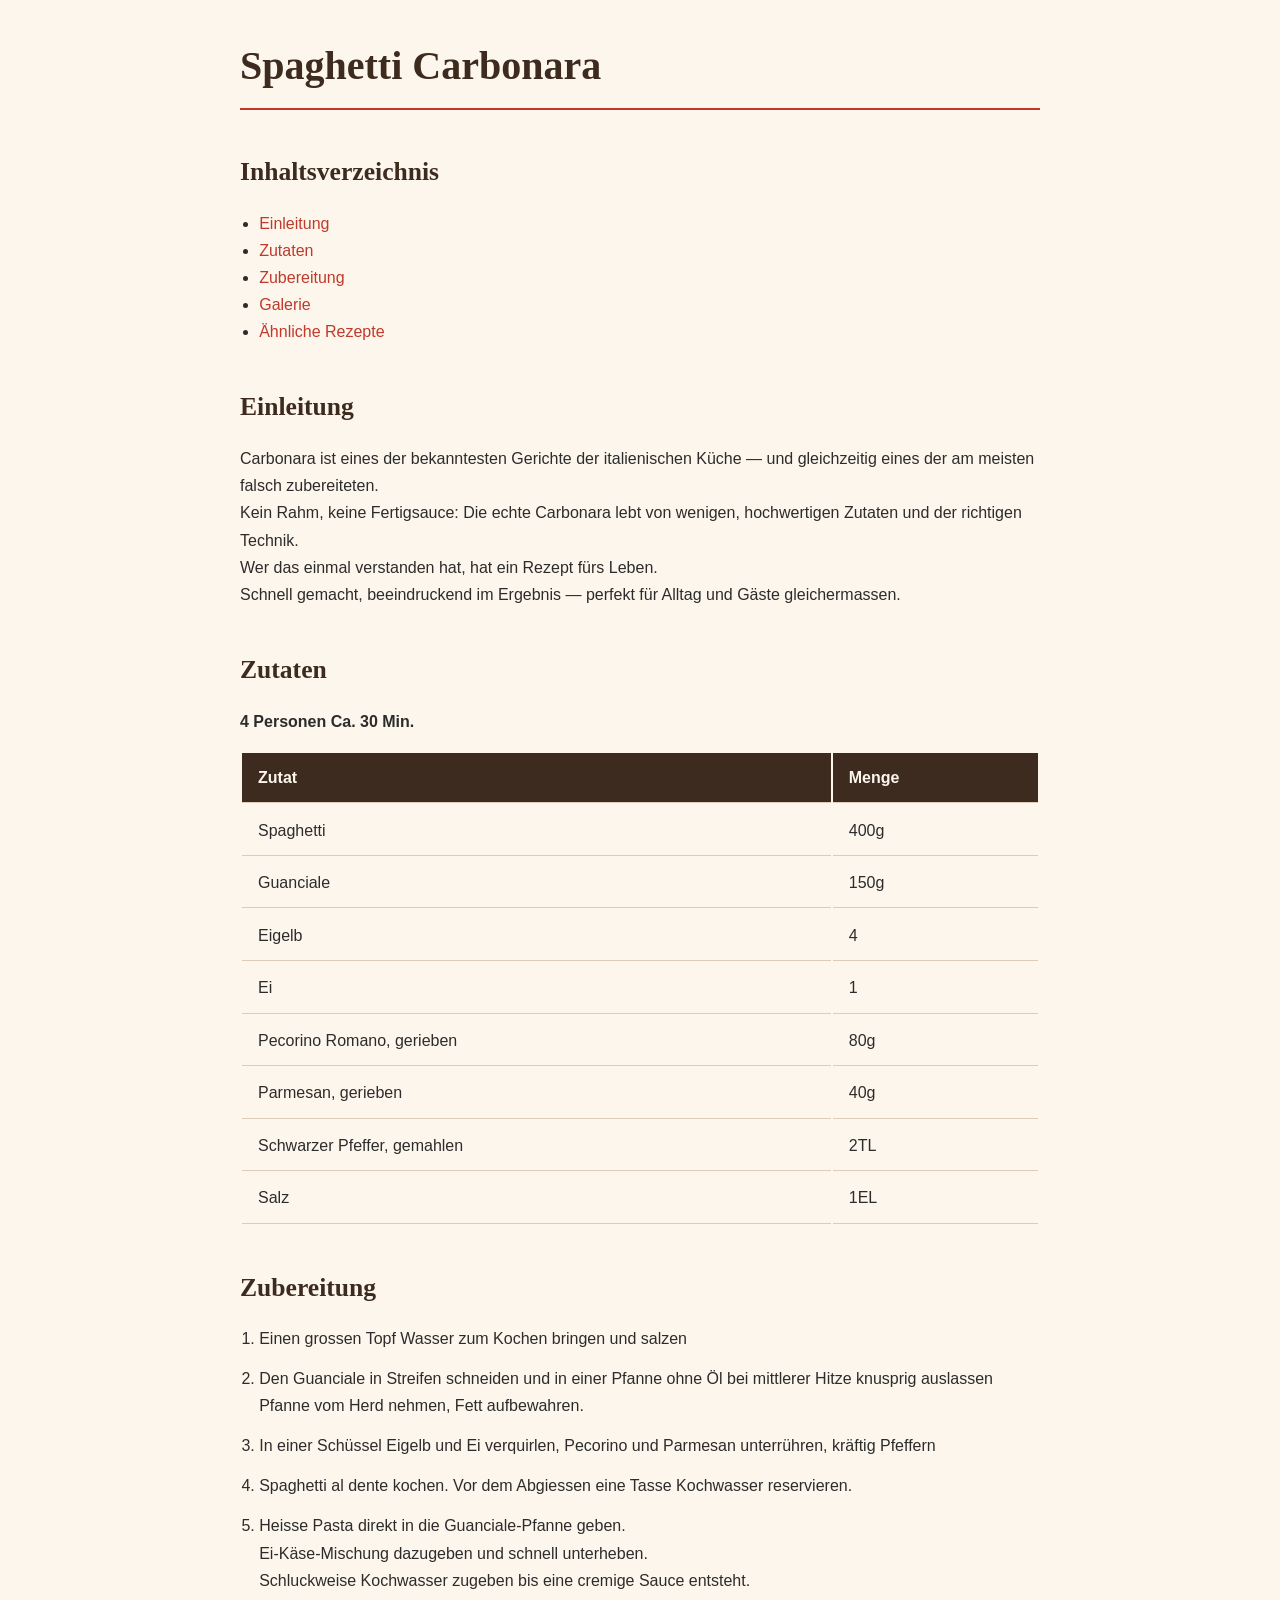
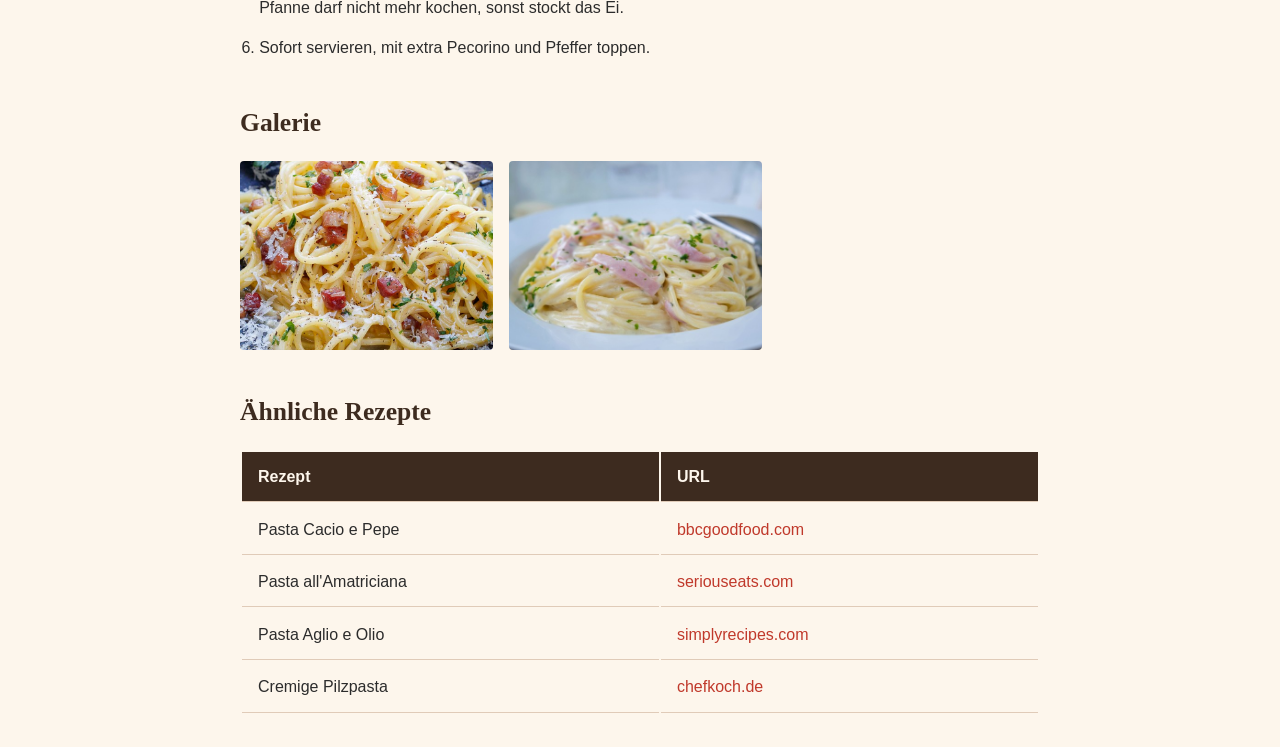
<file: Auftrag1/index.html>
<!DOCTYPE html>
<html lang="de">
<head>
    <meta charset="UTF-8">
    <meta name="viewport" content="width=device-width, initial-scale=1.0">
    <link rel="stylesheet" href="style.css">
    <title>Spaghetti Carbonara</title>
</head>
<body>
    <h1 class="page-title">Spaghetti Carbonara</h1>

    <h2 class="section-title">Inhaltsverzeichnis</h2>

    <ul>
        <li><a href="#einleitung">Einleitung</a></li>
        <li><a href="#zutaten">Zutaten</a></li>
        <li><a href="#zubereitung">Zubereitung</a></li>
        <li><a href="#galerie">Galerie</a></li>
        <li><a href="#ähnliche-rezepte">Ähnliche Rezepte</a></li>
    </ul>

    <h2 id="einleitung" class="section-title">Einleitung</h2>
    <p>
    Carbonara ist eines der bekanntesten Gerichte der italienischen Küche — und gleichzeitig eines der am meisten falsch zubereiteten.<br> 
    Kein Rahm, keine Fertigsauce: Die echte Carbonara lebt von wenigen, hochwertigen Zutaten und der richtigen Technik.<br>
    Wer das einmal verstanden hat, hat ein Rezept fürs Leben.<br>
    Schnell gemacht, beeindruckend im Ergebnis — perfekt für Alltag und Gäste gleichermassen.<br>
    </p>

    <h2 id="zutaten" class="section-title">Zutaten</h2>
    <p><strong>4 Personen Ca. 30 Min.</strong></p>

    <table>
        <thead>
            <tr>
                <th>Zutat</th>
                <th>Menge</th>
            </tr>
        </thead>
        <tbody>
            <tr>
                <td>Spaghetti</td>
                <td>400g</td>
            </tr>
            <tr>
                <td>Guanciale</td>
                <td>150g</td>
            </tr>
            <tr>
                <td>Eigelb</td>
                <td>4</td>
            </tr>
            <tr>
                <td>Ei</td>
                <td>1</td>
            </tr>
            <tr>
                <td>Pecorino Romano, gerieben</td>
                <td>80g</td>
            </tr>
            <tr>
                <td>Parmesan, gerieben</td>
                <td>40g</td>
            </tr>
            <tr>
                <td>Schwarzer Pfeffer, gemahlen</td>
                <td>2TL</td>
            </tr>
            <tr>
                <td>Salz</td>
                <td>1EL</td>
            </tr>
        </tbody>
    </table>


    <h2 id="zubereitung" class="section-title">Zubereitung</h2>

    <ol>
        <li>Einen grossen Topf Wasser zum Kochen bringen und salzen</li>
        <li>
        Den Guanciale in Streifen schneiden und in einer Pfanne ohne Öl bei mittlerer Hitze knusprig auslassen<br>
        Pfanne vom Herd nehmen, Fett aufbewahren.
        </li>
        <li>In einer Schüssel Eigelb und Ei verquirlen, Pecorino und Parmesan unterrühren, kräftig Pfeffern</li>
        <li>Spaghetti al dente kochen. Vor dem Abgiessen eine Tasse Kochwasser reservieren.</li>
        <li>
        Heisse Pasta direkt in die Guanciale-Pfanne geben.<br>
        Ei-Käse-Mischung dazugeben und schnell unterheben.<br>
        Schluckweise Kochwasser zugeben bis eine cremige Sauce entsteht.<br>
        Pfanne darf nicht mehr kochen, sonst stockt das Ei.
        </li>
        <li>Sofort servieren, mit extra Pecorino und Pfeffer toppen.</li>
    </ol>

    <h2 id="galerie" class="section-title">Galerie</h2>

    <div class="galerie">
        <img src="bilder/carbonara-1.jpg" alt="Guanciale wird in der Pfanne gebraten">
        <img src="bilder/carbonara-2.jpg" alt="Fertige Carbonara mit Pecorino und Pfeffer">
    </div>

    <h2 id="ähnliche-rezepte" class="section-title">Ähnliche Rezepte</h2>

    <table>
        <thead>
            <tr>
                <th>Rezept</th>
                <th>URL</th>
            </tr>
        </thead>
        <tbody>
            <tr>
                <td>Pasta Cacio e Pepe</td>
                <td><a href="https://www.bbcgoodfood.com/recipes/cacio-e-pepe">bbcgoodfood.com</a></td>
            </tr>
            <tr>
                <td>Pasta all'Amatriciana</td>
                <td><a href="https://www.seriouseats.com/amatriciana-sauce">seriouseats.com</a></td>
            </tr>
            <tr>
                <td>Pasta Aglio e Olio</td>
                <td><a href="https://www.simplyrecipes.com/recipes/pasta_aglio_e_olio/">simplyrecipes.com</a></td>
            </tr>
            <tr>
                <td>Cremige Pilzpasta</td>
                <td><a href="https://www.chefkoch.de/rezepte/suche.html?suche=pilzpasta">chefkoch.de</a></td>
            </tr>
        </tbody>
    </table>
</body>
</html>
</file>
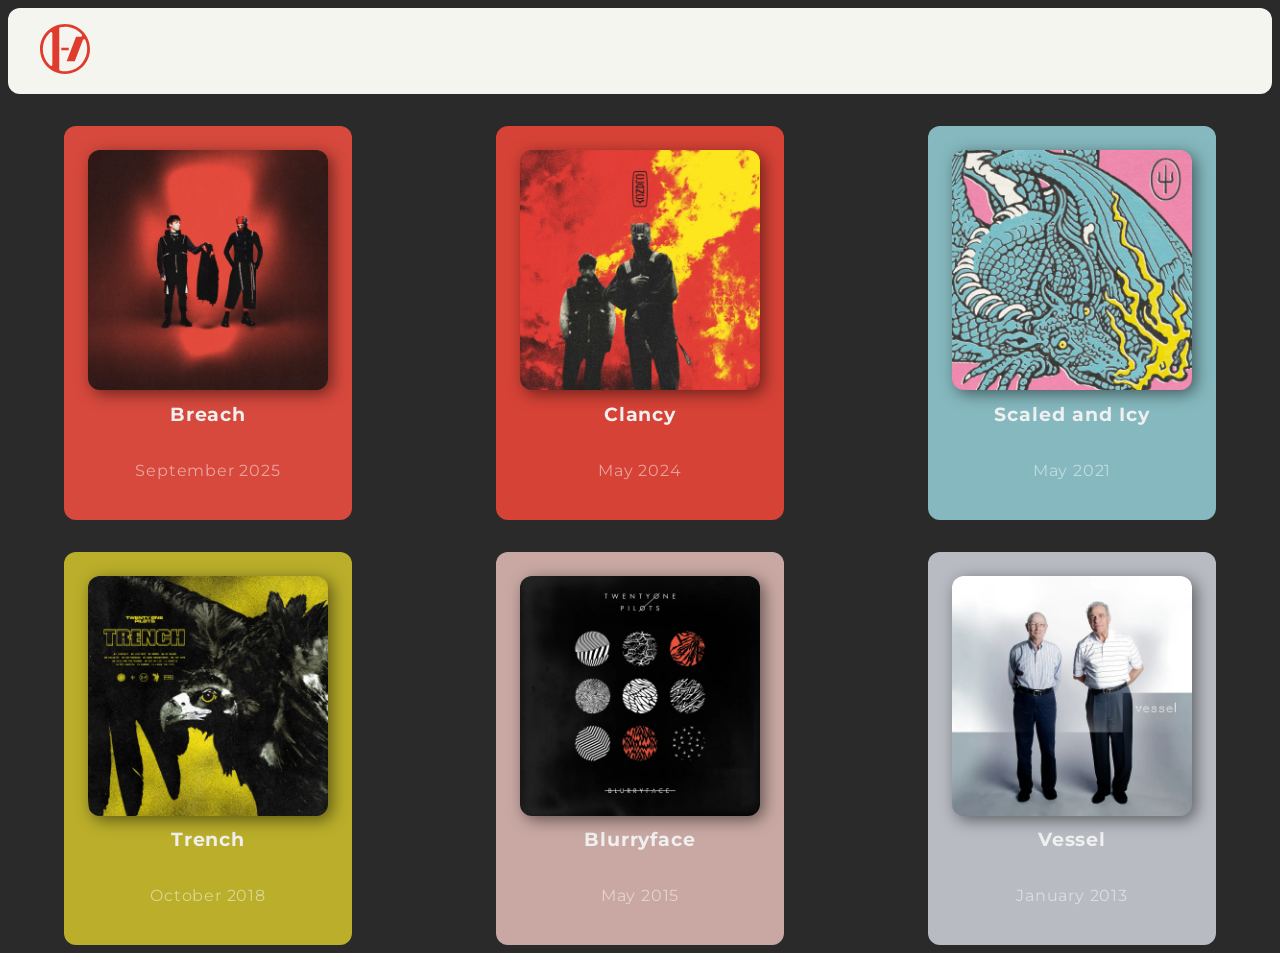
<file: Auftrag2/index.html>
<!DOCTYPE html>
<html lang="en">
<head>
    <meta charset="UTF-8">
    <meta name="viewport" content="width=device-width, initial-scale=1.0">
    <link rel="stylesheet" href="style.css">
    <link href="https://fonts.googleapis.com/css2?family=Montserrat:wght@400;700&display=swap" rel="stylesheet">
    <title>Twenty One Pilots</title>
</head>
    <body>
        <header class="navbar-header">
            <nav class="navbar">
                <a href="index.html">
                    <img class="navbar-image" src="bilder/logo5.svg" alt="logo1 top">
                </a>
            </nav>
        </header>
        <div class="grid-container">
            <a href="https://open.spotify.com/album/1El3k8dU3sKyoGUeuyrolH" target="_blank">
                <div class="grid-item breach">
                    <img src="bilder/breach.jpg" alt="breach album cover" class="grid-image">
                    <h3 class="grid-item-title">Breach</h3>
                    <p class="grid-item-year">September 2025</p>
                </div>
            </a>
            <a href="https://open.spotify.com/album/1KFWgQTw3EMTQebaaepVBI" target="_blank">
                <div class="grid-item clancy">
                    <img src="bilder/clancy.jpg" alt="clancy album cover" class="grid-image">
                    <h3 class="grid-item-title">Clancy</h3>
                    <p class="grid-item-year">May 2024</p>
                </div>
            </a>
            <a href="https://open.spotify.com/album/0Q5XBpCYFgUWiG9DUWyAmJ" target="_blank">
                <div class="grid-item sai">
                    <img src="bilder/sai.jpg" alt="scaled and icy album cover" class="grid-image">
                    <h3 class="grid-item-title">Scaled and Icy</h3>
                    <p class="grid-item-year">May 2021</p>
                </div>
            </a>
            <a href="https://open.spotify.com/album/621cXqrTSSJi1WqDMSLmbL" target="_blank">
                <div class="grid-item trench">
                    <img src="bilder/trench.jpg" alt="trench album cover" class="grid-image">
                    <h3 class="grid-item-title">Trench</h3>
                    <p class="grid-item-year">October 2018</p>
                </div>
            </a>
            <a href="https://open.spotify.com/album/3cQO7jp5S9qLBoIVtbkSM1" target="_blank">
                <div class="grid-item blurryface">
                    <img src="bilder/blurryface.jpg" alt="blurryface album cover" class="grid-image">
                    <h3 class="grid-item-title">Blurryface</h3>
                    <p class="grid-item-year">May 2015</p>
                </div>
            </a>
            <a href="https://open.spotify.com/album/2r2r78NE05YjyHyVbVgqFn" target="_blank">
                <div class="grid-item vessel">
                    <img src="bilder/vessel.jpg" alt="vessel album cover" class="grid-image">
                    <h3 class="grid-item-title">Vessel</h3>
                    <p class="grid-item-year">January 2013</p>
                </div>
            </a>
        </div>
    </body>
</html>
</file>
<file: Auftrag1/style.css>
* {
    margin: 0;
    padding: 0;
}

body {
    background-color: #fdf6ec;
    color: #2c2c2c;
    font-family: 'Trebuchet MS', sans-serif;
    max-width: 800px;
    margin: 0 auto;
    padding: 2rem;
    line-height: 1.7;
}
.page-title {
    font-size: 2.5rem;
    margin-bottom: 2rem;
    border-bottom: 2px solid #c0392b;
    padding-bottom: 0.5rem;
}

h1, h2, h3 {
    font-family: Georgia, serif;
    color: #3d2b1f;
}

.section-title {
    font-size: 1.6rem;
    margin-top: 2.5rem;
    margin-bottom: 1rem;
}

p {
    margin-bottom: 1rem;
}

ul {
    padding-left: 1.2rem;
}

table {
    width: 100%;
    margin-top: 1rem;
}

thead {
    background-color: #3d2b1f;
    color: #fdf6ec;
}

th, td {
    padding: 0.7rem 1rem;
    text-align: left;
    border-bottom: 1px solid #e0cbb8;
}

tbody tr:hover {
    background-color: #f5e9d8;
}

ol {
    padding-left: 1.2rem;
}

ol li {
    margin-bottom: 0.8rem;
}

a {
    color: #c0392b;
    text-decoration: none;
}

a:hover {
    color: #962d22;
    text-decoration: underline;
}

.galerie {
    display: flex;
    gap: 1rem;
    flex-wrap: wrap;
    margin-top: 1rem;
}

.galerie img {
    width: calc(33% - 0.7rem);
    border-radius: 4px;
    object-fit: cover;
    aspect-ratio: 4/3;
}
</file>
<file: Auftrag2/style.css>
body {
    background-color: #2a2a2a;
    font-family: 'Montserrat', sans-serif;
}

a {
    text-decoration: none;
}

.grid-container {
    display: grid;
    grid-template-columns: repeat(3, 1fr);
    gap: 2rem;
    width: 100%;
    margin-top: 2rem;
}

.grid-item {
    display: flex;
    width: 60%;
    border-radius: 12px;
    flex-direction: column;
    align-items: center;
    padding: 1.5rem;
    max-height: 400px;
    margin: auto;
    overflow: hidden;
    transition: transform 0.2s ease;
}

.grid-item:hover {
    transform: scale(1.05)
}

.grid-item:hover .grid-image {
    transform: scale(1.06)
}

.grid-image {
    max-width: 100%;
    height: auto;
    border-radius: 12px;
    filter: drop-shadow(4px 4px 8px rgba(0,0,0,0.5));
    transition: transform 0.2s ease;
}

.grid-item-title {
    letter-spacing: 0.05em;
    color: #f0f0f0;
    margin-top: 0.8rem;
}

.grid-item-year {
    letter-spacing: 0.05em;
    color: rgba(255, 255, 255, 0.5);
}

.navbar {
    display: flex;
    padding-top: 1rem;
    padding-bottom: 1rem;
    padding-left: 2rem;
    padding-right: 2rem;
    gap: 1.5rem;
    
}

.navbar-image {
    width: 50px;
    height: auto;
    transition: transform 0.2s ease;
}

.navbar-image:hover {
    transform: scale(1.1)
}

.navbar-header {
    background-color: #f5f5f0;
    border-radius: 12px;
    position: sticky;
    top: 0;
    z-index: 100;
}

.breach {
    background-color: #D7493D;
}

.clancy {
    background-color: #D74236;
}

.sai {
    background-color: #85B9BF;
}

.trench {
    background-color: #BAAE2A;
}

.blurryface {
    background-color: #C9A8A3;
}

.vessel {
    background-color: #B8BCC2;
}
</file>
